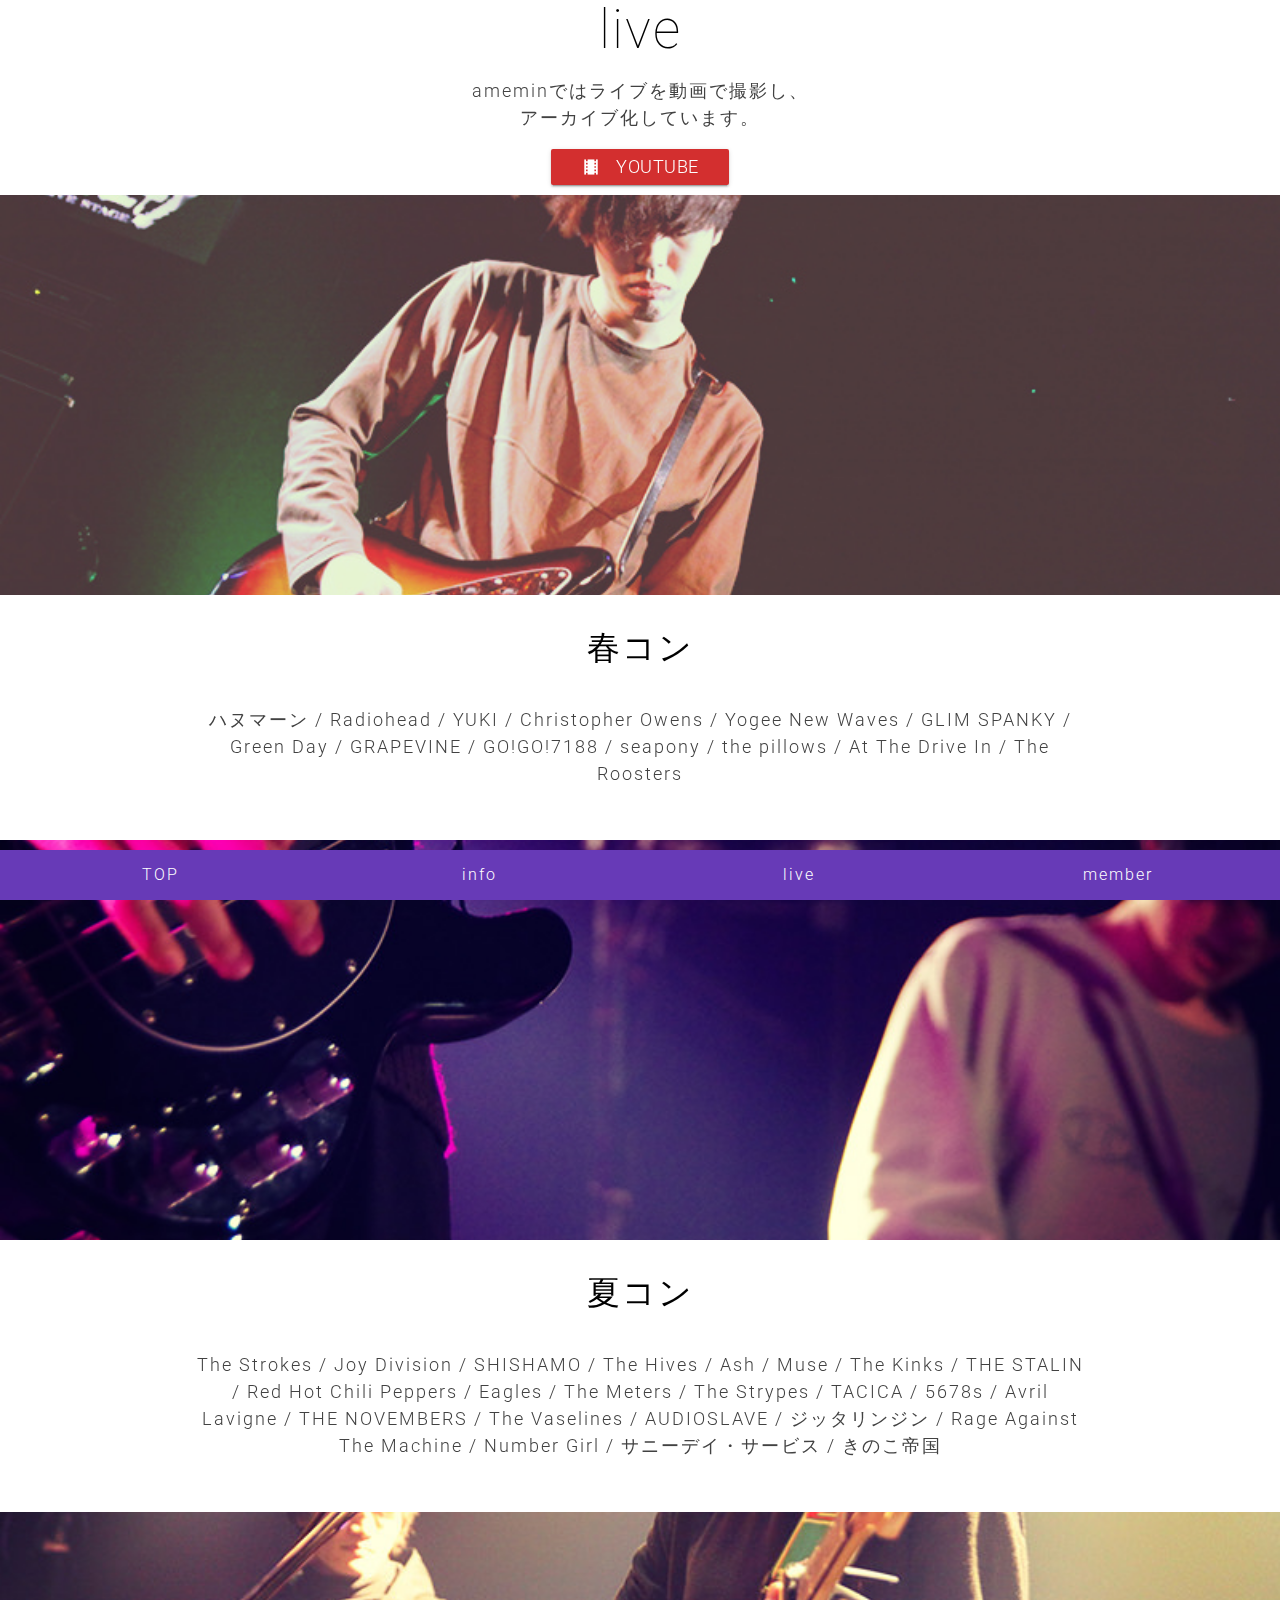
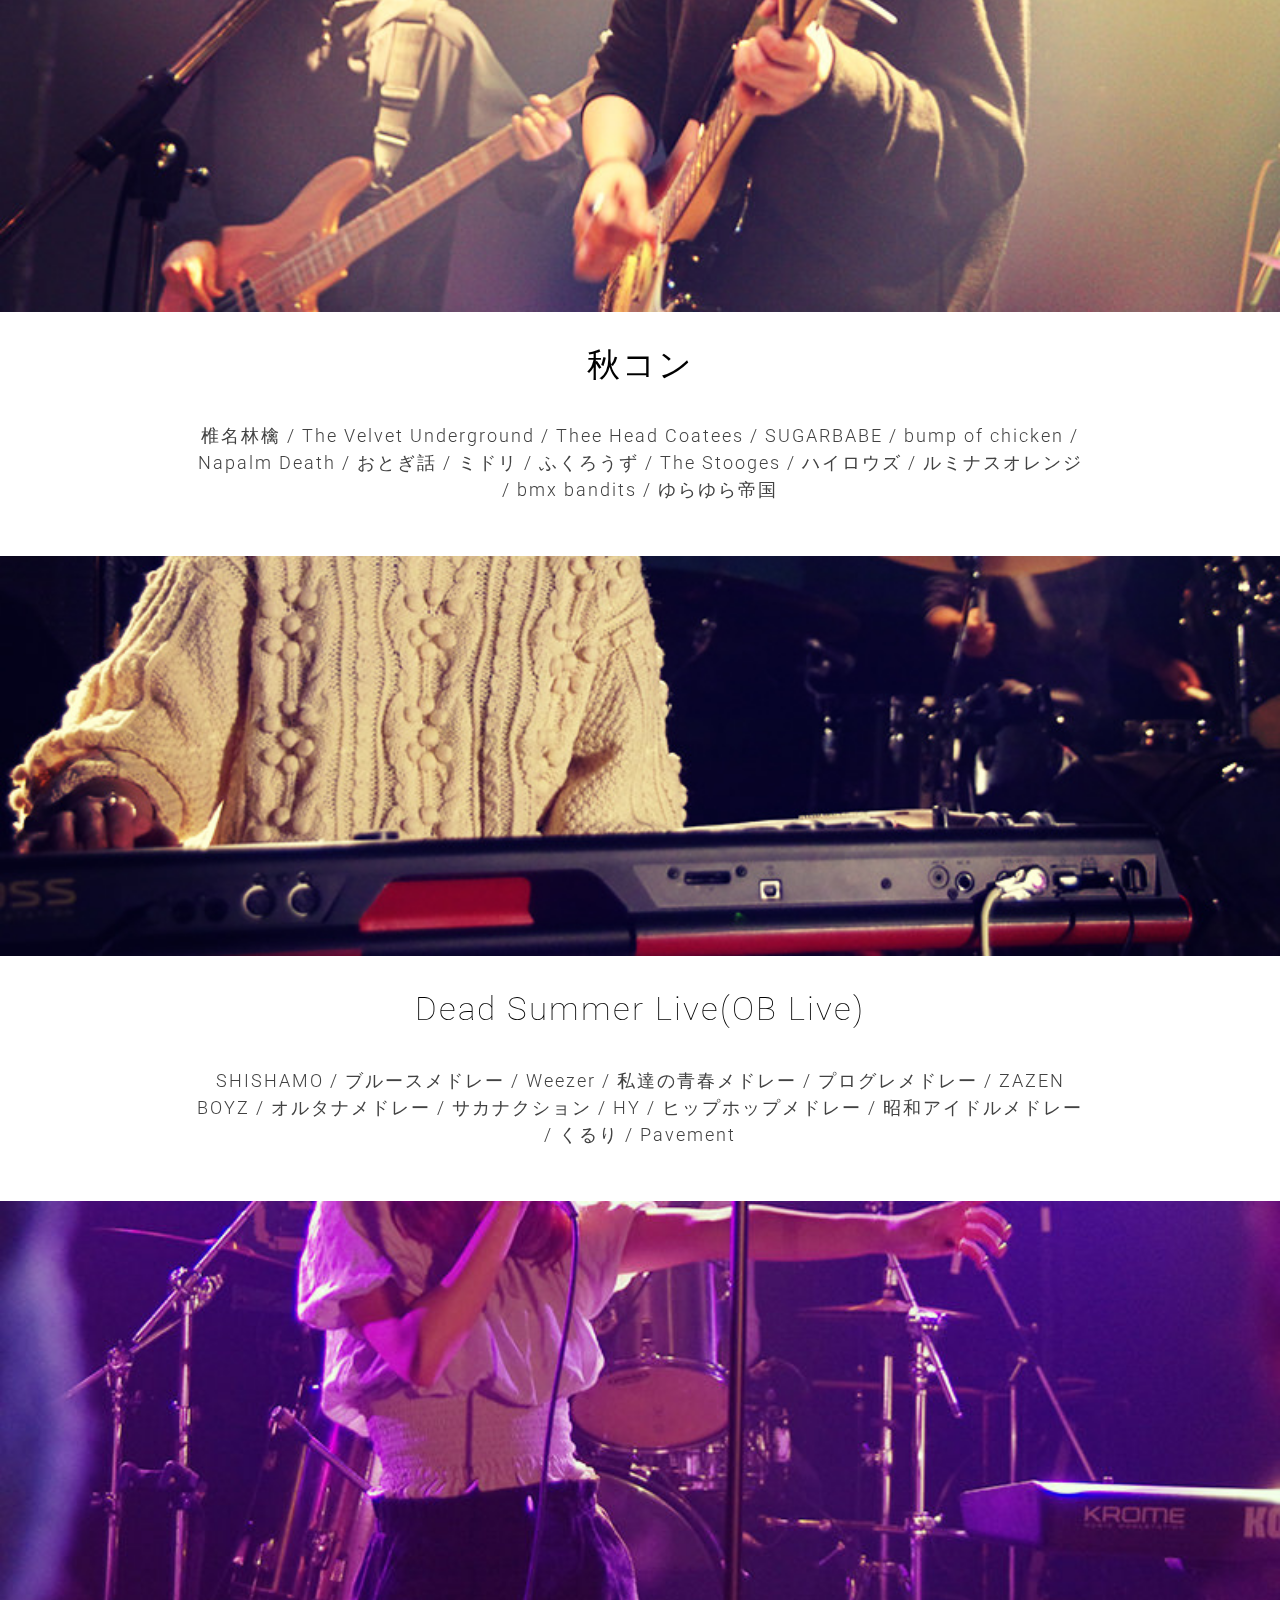
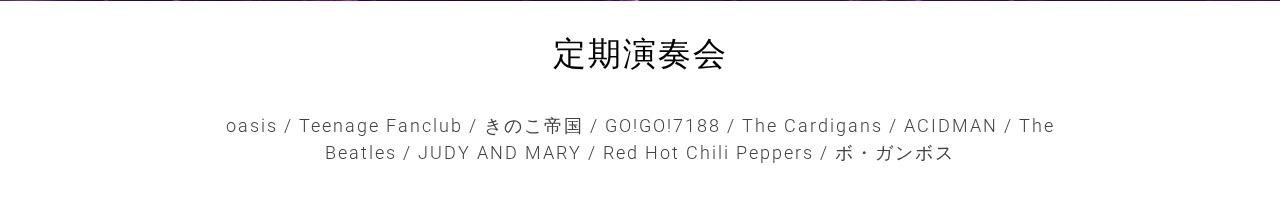
<file: live.html>
<!DOCTYPE html>
<html lang="ja">
<head>
  <meta charset="UTF-8">
  <meta name="description" content="立教大学の公認軽音サークル amemin（アメ民）に所属するメンバーををご紹介します。それぞれの担当パートや普段メンバーが聞いているバンドも知ることができます。">
  <meta name="keywords" content="アメ民, amemin, アメリカ民謡研究会, 立教, 軽音, バンド, サークル, 音楽, ギター, ベース, ドラム, キーボード, カルチャー, 楽器, 春から">
  <meta name="format-detection" content="telephone=no,address=no,email=no">
  <meta name="viewport" content="width=device-width,initial-scale=1.0,minimum-scale=1.0">
  <title>live</title>
  <link rel="icon" href="/icon/favicon.ico">
  <link rel="apple-touch-icon" href="/icon/icon.png">
  <link href="https://fonts.googleapis.com/css?family=Raleway:800i" rel="stylesheet">
  <link href="https://fonts.googleapis.com/css?family=Roboto:100,300,400,700" rel="stylesheet">
  <link href="https://fonts.googleapis.com/icon?family=Material+Icons" rel="stylesheet">
  <link rel="stylesheet" href="css/normalize.css">
  <link rel="stylesheet" href="css/style.css">
  <link type="text/css" rel="stylesheet" href="css/materialize.min.css"  media="screen,projection"/>
  <script src="https://code.jquery.com/jquery-3.1.1.min.js"></script>
  <script>
  (function(i,s,o,g,r,a,m){i['GoogleAnalyticsObject']=r;i[r]=i[r]||function(){
  (i[r].q=i[r].q||[]).push(arguments)},i[r].l=1*new Date();a=s.createElement(o),
  m=s.getElementsByTagName(o)[0];a.async=1;a.src=g;m.parentNode.insertBefore(a,m)
  })(window,document,'script','https://www.google-analytics.com/analytics.js','ga');

  ga('create', 'UA-100415772-1', 'auto');
  ga('send', 'pageview');

</script>
</head>
<body>
  <div id="wrapper">
      <header class="header">
        <h1 class="site-title black-text">live</h1>
        <p class="grey-text text-darken-3 lighten-3 band-s">ameminではライブを動画で撮影し、<br>アーカイブ化しています。</p>
        <a class="btn red darken-2 waves-effect waves-light"><i class="material-icons left">theaters</i>YouTube</a>
      </header>
      <div class="parallax-container">
        <div class="parallax"><img src="images/live/live_01.jpg"></div>
      </div>
      <div class="section white">
       <div class="row container">
         <h2 class="heading black-text">春コン</h2>
         <p class="grey-text text-darken-3 lighten-3">ハヌマーン / Radiohead / YUKI / Christopher Owens / Yogee New Waves / GLIM SPANKY / Green Day / GRAPEVINE / GO!GO!7188 / seapony / the pillows / At The Drive In / The Roosters</p>
       </div>
      </div>
      <div class="parallax-container">
        <div class="parallax"><img src="images/live/live_02.jpg"></div>
      </div>
      <div class="section white">
       <div class="row container">
         <h2 class="heading black-text">夏コン</h2>
         <p class="grey-text text-darken-3 lighten-3">The Strokes / Joy Division / SHISHAMO / The Hives / Ash / Muse / The Kinks / THE STALIN / Red Hot Chili Peppers / Eagles / The Meters / The Strypes / TACICA / 5678s / Avril Lavigne / THE NOVEMBERS / The Vaselines / AUDIOSLAVE / ジッタリンジン / Rage Against The Machine / Number Girl / サニーデイ・サービス / きのこ帝国</p>
       </div>
      </div>
      <div class="parallax-container">
        <div class="parallax"><img src="images/live/live_03.jpg"></div>
      </div>
      <div class="section white">
       <div class="row container">
         <h2 class="heading black-text">秋コン</h2>
         <p class="grey-text text-darken-3 lighten-3">椎名林檎 / The  Velvet Underground / Thee Head Coatees / SUGARBABE / bump of chicken / Napalm Death / おとぎ話 / ミドリ / ふくろうず / The Stooges / ハイロウズ / ルミナスオレンジ / bmx bandits / ゆらゆら帝国</p>
       </div>
      </div>
      <div class="parallax-container">
        <div class="parallax"><img src="images/live/live_04.jpg"></div>
      </div>
      <div class="section white">
       <div class="row container">
         <h2 class="heading black-text">Dead Summer Live(OB Live)</h2>
         <p class="grey-text text-darken-3 lighten-3">SHISHAMO / ブルースメドレー / Weezer / 私達の青春メドレー / プログレメドレー / ZAZEN BOYZ / オルタナメドレー / サカナクション / HY / ヒップホップメドレー / 昭和アイドルメドレー / くるり / Pavement</p>
       </div>
      </div>
      <div class="parallax-container">
        <div class="parallax"><img src="images/live/live_05.jpg"></div>
      </div>
      <div class="section white">
       <div class="row container mb50">
         <h2 class="heading black-text">定期演奏会</h2>
         <p class="grey-text text-darken-3 lighten-3">oasis / Teenage Fanclub / きのこ帝国 / GO!GO!7188 / The Cardigans / ACIDMAN / The Beatles / JUDY AND MARY / Red Hot Chili Peppers / ボ・ガンボス</p>
       </div>
      </div>
      <footer id="gnavi-sp">
        <a href="https://amemin-web.github.io/">TOP</a>
        <a href="https://amemin-web.github.io/info">info</a>
        <a href="https://amemin-web.github.io/live">live</a>
        <a href="https://amemin-web.github.io/member">member</a>
      </footer>
  </div>
  <!--Import jQuery before materialize.js-->
  <script type="text/javascript" src="js/materialize.min.js"></script>
  <script>
    $(document).ready(function(){
      $('.parallax').parallax();
    });
  </script>
</body>
</html>
</file>
<file: css/style.css>
@charset "UTF-8";

/* --------------------------------
 * smart phone - start
 * -------------------------------- */

 /* --------------------------------
  * base
  * -------------------------------- */

 html {
   font-size: 62.5%;
   line-height: 1.4;
 }
 body {
   text-align: center;
   font-size: 1.2rem;
   font-family: 'Roboto', 'YuGothic', 'MS PGothic', sans-serif;
   font-weight: 300;
   letter-spacing: 2px;
   color: #fff;
 }
 *, *::before, *::after {
   box-sizing: border-box;
 }
 a {
   color: #673AB7;
 }
 .black-text {
   color: #000;
 }
.white-text {
  color: #fff;
}

 #content {
   border: 7px solid #673AB7;
 }

 /* --------------------------------
  * parts
  * -------------------------------- */

  .heading {
    margin-top: 20px;
    font-family: 'Roboto', sans-serif;
    font-size: 2.2rem;
    font-weight: 100;
    position: relative;
    display: inline-block;
  }
  .heading::before,
  .heading::after {
    position: absolute;
    right: 0;
    bottom: 0;
    left: 0;
    border-bottom: 1px solid #fff;
  }

  /* margin */

  .mb25 {
    margin-bottom: 25px;
  }

  .mb40 {
    margin-bottom: 40px !important;
  }

  .mb50 {
    margin-bottom: 50px;
  }

  .mt14 {
    margin-top: 14px;
  }

  #grade-box {
    margin-bottom: auto;
  }

  /* margin */


  /* button & animation */

   .button {
     display: inline-block;
     width: 25vw;
     margin: 10px 40px;
     padding: 15px 10px;
     border: 1px solid #000;
     background: transparent;
     color: #000;
     text-align: center;
     text-decoration: none;
     line-height: 1;
     transition: .3s;
     z-index: 1;
   }
   .button::after {
     display: block;
     position: absolute;
     z-index: -1;
     top: 0;
     left: 0;
     width: 0;
     height: 100%;
     margin: 0;
     background: #673AB7;
     transition: .3s;
   }
   .button:hover::after {
     width: 100%;
   }
   .buttons .button {
     margin: 10px;
   }
  /* button & animation */

  /*パート比率*/

  .inst {
    width: 80%;
    margin: 15px auto;
  }

/*パート比率*/

  /*gnavi-sp*/

   #gnavi-sp {
     width:100%;
     height: 50px;
     border:solid 2px #673AB7;
     display:-moz-box;
     display:-webkit-box;
     display:-webkit-flex;
     display:-ms-flexbox;
     display:flex;
     -moz-box-orient:horizontal;
     -moz-box-direction:normal;
     -webkit-box-orient:horizontal;
     -webkit-direction:normal;
     -ms-flex-direction:row;
     -webkit-flex-direction:row;
     flex-directioln:row;
     -moz-box-pack:end;
     -webkit-box-pack:end;
     -ms-flex-pack:end;
     -webkit-justify-content:flex-end;
     justify-content:flex-end;
     background-color:#673AB7;
     overflow:hidden;
     position: fixed;
     z-index: 2;
     left: 0;
     bottom: 0;
   }

   #gnavi-sp > a {
     font-size: 16px;
     width:25vw;
     line-height:45px;
     text-align: center;
     text-decoration: none;
     color: #FFFFFF;
     border-right: solid 2px #673AB7;
   }

   /*gnavi-sp*/

  /*diplay*/
    .br-sp {
      display: block;
    }
  /* display */

  /* social icon */

   #social-icon a {
     display: inline-block;
     margin: 0 5px 5px 0;
     padding: 0;
     color: #000;
   }
   #social-icon i {
     width: 50px;
     height: 50px;
     margin: 0px;
     line-height: 50px;
     text-align: center;
   }
   #social-icon i::before { padding: 0; line-height: 50px; }
   #social-icon .fa-twitter { background: #00a1e9; }
   #social-icon .fa-youtube { background: #CC181E; }

   #social-box {
     margin-bottom: 30px;
   }

  /* social icon */

  /* text-parts */

  .text-l{
    font-family: 'Roboto', sans-serif;
    font-weight: 300;
    font-size: 2.4rem;
    padding: 0;
  }
  .text-m{
    font-family: 'Roboto', sans-serif;
    font-weight: 300;
    font-size: 1.4rem;
    padding: 0;
  }
  .text-s{
    font-family: 'Roboto', sans-serif;
    font-weight: 300;
    font-size: 1.0rem;
    padding: 0;
  }

  /* text-parts */

  /* --------------------------------
   * parts
   * -------------------------------- */

   /* --------------------------------
   * header
   * -------------------------------- */

   .header {
     background-color: #fff;
     padding-bottom: 10px;
   }

   .site-title {
     display: block;
     margin: 0;
     font-family: 'Roboto', 'YuGothic', sans-serif;
     font-size: 3.6rem;
     font-weight: lighter;
   }

   /* flexbox item */

   .flexbox{
    display: -webkit-flex;
    display: flex;
    -webkit-flex-wrap: wrap;
    flex-wrap: wrap;
    justify-content: left;
    align-items: center;
    height: 100vw; /* ビューポート(幅)を基準に表示高を指定 */
   }
   .item{
      width: 25%;
      margin-bottom: 30px;
   }

   /* flexbox item */

  /* --------------------------------
   * live page
   * -------------------------------- */
    .footer {
       background-color: #fff;
    }

  /* --------------------------------
   * live page
   * -------------------------------- */

  /* --------------------------------
   * smart phone - end
   * -------------------------------- */
  /* --------------------------------
   * tablet - start
   * -------------------------------- */

  @media (max-width: 1024px) {
    #content {
      background: #000;
      background-size: cover;
    }

  /* --------------------------------
   * tablet - end
   * -------------------------------- */

  /* --------------------------------
   * desktop - start
   * -------------------------------- */
@media all and (min-width: 920px) {
    .heading {
      position: relative;
      display: inline-block;
      font-family: 'Roboto', 'YuGothic', sans-serif;
      font-size: 3.6rem;
      font-weight: nomal;
    }
    .heading::before,
    .heading::after {
      position: absolute;
      right: 0;
      bottom: 0;
      left: 0;
      border-bottom: 1px solid #fff;
    }

    /* button & animation */

     .button {
       display: inline-block;
       width: 120px;
       margin: 10px 40px;
       padding: 15px 10px;
       border: 1px solid #000;
       background: transparent;
       color: #000;
       text-align: center;
       text-decoration: none;
       line-height: 1;
       transition: .3s;
       z-index: 1;
     }
     .button::after {
       display: block;
       position: absolute;
       z-index: -1;
       top: 0;
       left: 0;
       width: 0;
       height: 100%;
       margin: 0;
       background: #673AB7;
       transition: .3s;
     }
     .button:hover::after {
       width: 100%;
     }
     .buttons .button {
       margin: 10px;
     }
   /* button & animation */

   /*diplay*/
     .br-sp {
       display: none;
     }
   /*diplay*/
   /* social icon */

    #social-icon a {
      display: inline-block;
      margin: 0 5px 5px 0;
      padding: 0;
      color: #000;
    }
    #social-icon i {
      width: 50px;
      height: 50px;
      margin: 0px;
      line-height: 50px;
      text-align: center;
    }
    #social-icon i::before { padding: 0; line-height: 50px; }
    #social-icon .fa-twitter { background: #00a1e9; }
    #social-icon .fa-youtube { background: #CC181E; }

    #social-box {
      margin-bottom: 30px;
    }

   /* social icon */
   /* text-parts */

   .text-l{
     font-family: 'Roboto', sans-serif;
     font-weight: 300;
     font-size: 3.6rem;
     padding: 0;
   }
   .text-m{
     font-family: 'Roboto', sans-serif;
     font-weight: 300;
     font-size: 2.4.rem;
     padding: 0;
   }
   .text-s{
     font-family: 'Roboto', sans-serif;
     font-weight: 300;
     font-size: 1.6rem;
     padding: 0;
   }

   /* text-parts */

   /* - mordal content - */

   .modal-content {
       position:fixed;
       display:none;
       z-index:2;
       width:50%;
       margin:0;
       padding:10px 20px;
       border:2px solid #aaa;
       background:#fff;
   }

   .modal-content p {
       margin:0;
       padding:0;
   }

   .modal-overlay {
       z-index:1;
       display:none;
       position:fixed;
       top:0;
       left:0;
       width:100%;
       height:120%;
       background-color:rgba(0,0,0,0.75);
   }

   .modal-open {
       color:#00f;
       text-decoration:underline;
   }

   .modal-open:hover {
       cursor:pointer;
       color:#f00;
   }

   .modal-close {
       color:#00f;
       text-decoration:underline;
   }

   .modal-close:hover {
       cursor:pointer;
       color:#f00;
   }

  /* - modal content - */

  /* --------------------------------
   * header
   * -------------------------------- */

   .site-title {
     display: block;
     margin: 0;
     font-family: 'Roboto', 'YuGothic' sans-serif;
     font-size: 3.6rem;
     font-weight: lighter;
     color: #000;
   }

   .site-title-m {
     display: block;
     margin: 0;
     font-family: 'Roboto', 'YuGothic' sans-serif;
     font-size: 2.4rem;
     font-weight: lighter;
     color: #000;
   }

  /* --------------------------------
   * header
   * -------------------------------- */

  /* --------------------------------
   * footer
   * -------------------------------- */



  /* --------------------------------
   * footer
   * -------------------------------- */
}
   /* --------------------------------
    * desktop - end
    * -------------------------------- */
</file>
